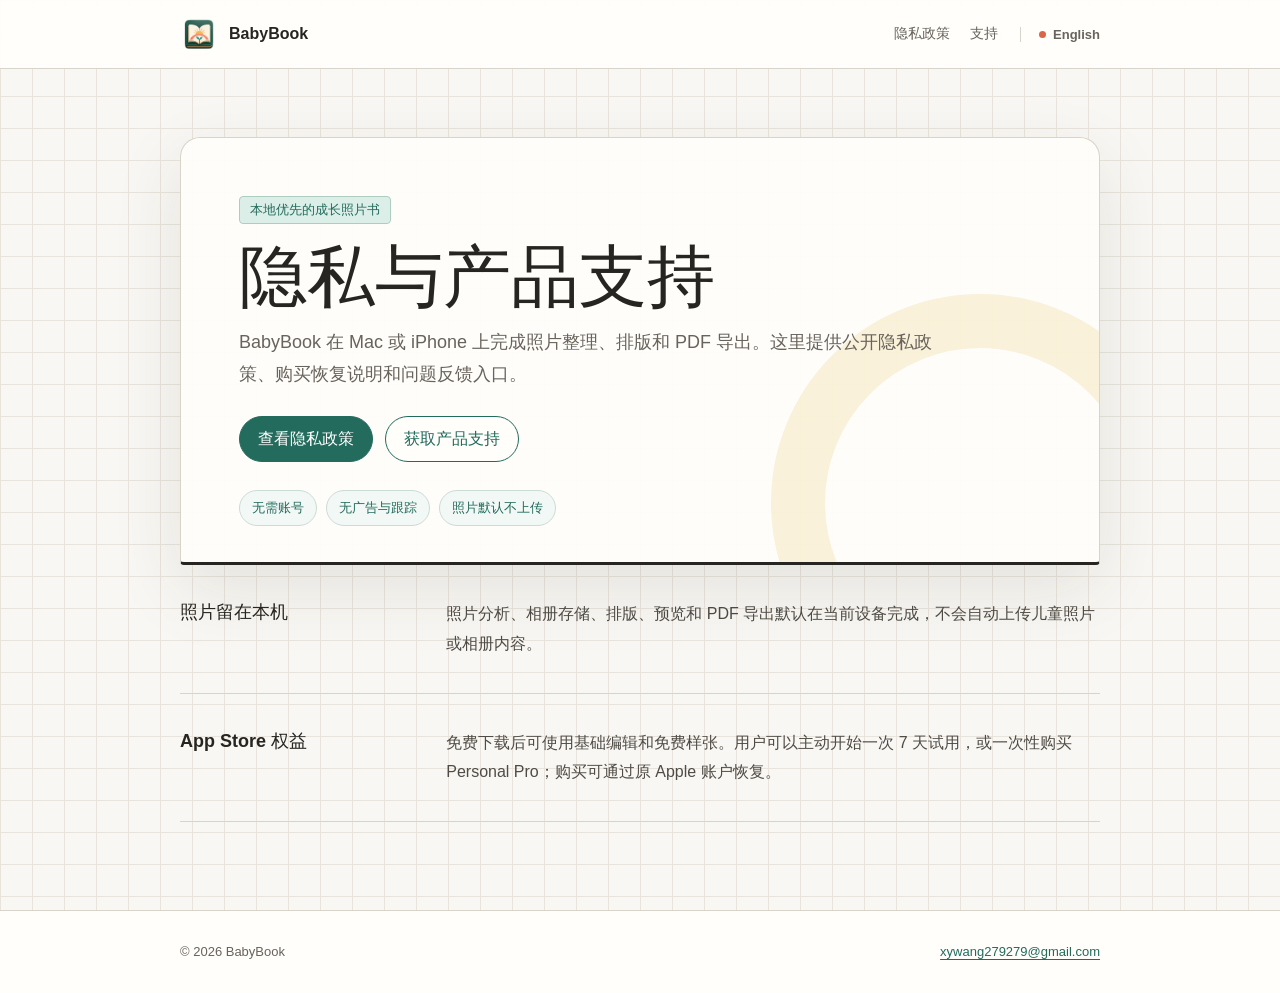
<file: index.html>
<!doctype html>
<html lang="zh-CN">
  <head>
    <meta charset="UTF-8" />
    <meta name="viewport" content="width=device-width, initial-scale=1.0" />
    <meta name="description" content="BabyBook 官方隐私政策与产品支持。" />
    <title>BabyBook | 隐私与支持</title>
    <link rel="icon" href="./babybook-icon-192.png" />
    <link rel="stylesheet" href="./legal.css" />
  </head>
  <body>
    <header class="site-header">
      <div class="site-header-inner">
        <a class="brand" href="./index.html" aria-current="page">
          <img src="./babybook-icon-192.png" alt="" />
          <span>BabyBook</span>
        </a>
        <div class="header-actions">
          <nav class="site-nav" aria-label="法律与支持">
            <a href="./privacy.html">隐私政策</a>
            <a href="./support.html">支持</a>
          </nav>
          <a class="language-switch" href="./index-en.html" lang="en">English</a>
        </div>
      </div>
    </header>

    <main class="page">
      <header class="document-header">
        <span class="eyebrow">本地优先的成长照片书</span>
        <h1>隐私与产品支持</h1>
        <p class="lead">BabyBook 在 Mac 或 iPhone 上完成照片整理、排版和 PDF 导出。这里提供公开隐私政策、购买恢复说明和问题反馈入口。</p>
        <div class="support-actions">
          <a class="button-link" href="./privacy.html">查看隐私政策</a>
          <a class="button-link secondary" href="./support.html">获取产品支持</a>
        </div>
        <ul class="trust-strip" aria-label="产品特性">
          <li>无需账号</li>
          <li>无广告与跟踪</li>
          <li>照片默认不上传</li>
        </ul>
      </header>

      <section class="document-section">
        <h2>照片留在本机</h2>
        <div class="document-copy">
          <p>照片分析、相册存储、排版、预览和 PDF 导出默认在当前设备完成，不会自动上传儿童照片或相册内容。</p>
        </div>
      </section>

      <section class="document-section">
        <h2>App Store 权益</h2>
        <div class="document-copy">
          <p>免费下载后可使用基础编辑和免费样张。用户可以主动开始一次 7 天试用，或一次性购买 Personal Pro；购买可通过原 Apple 账户恢复。</p>
        </div>
      </section>
    </main>

    <footer class="site-footer">
      <div class="site-footer-inner">
        <span>© 2026 BabyBook</span>
        <a href="mailto:xywang279279@gmail.com">xywang279279@gmail.com</a>
      </div>
    </footer>
  </body>
</html>
</file>
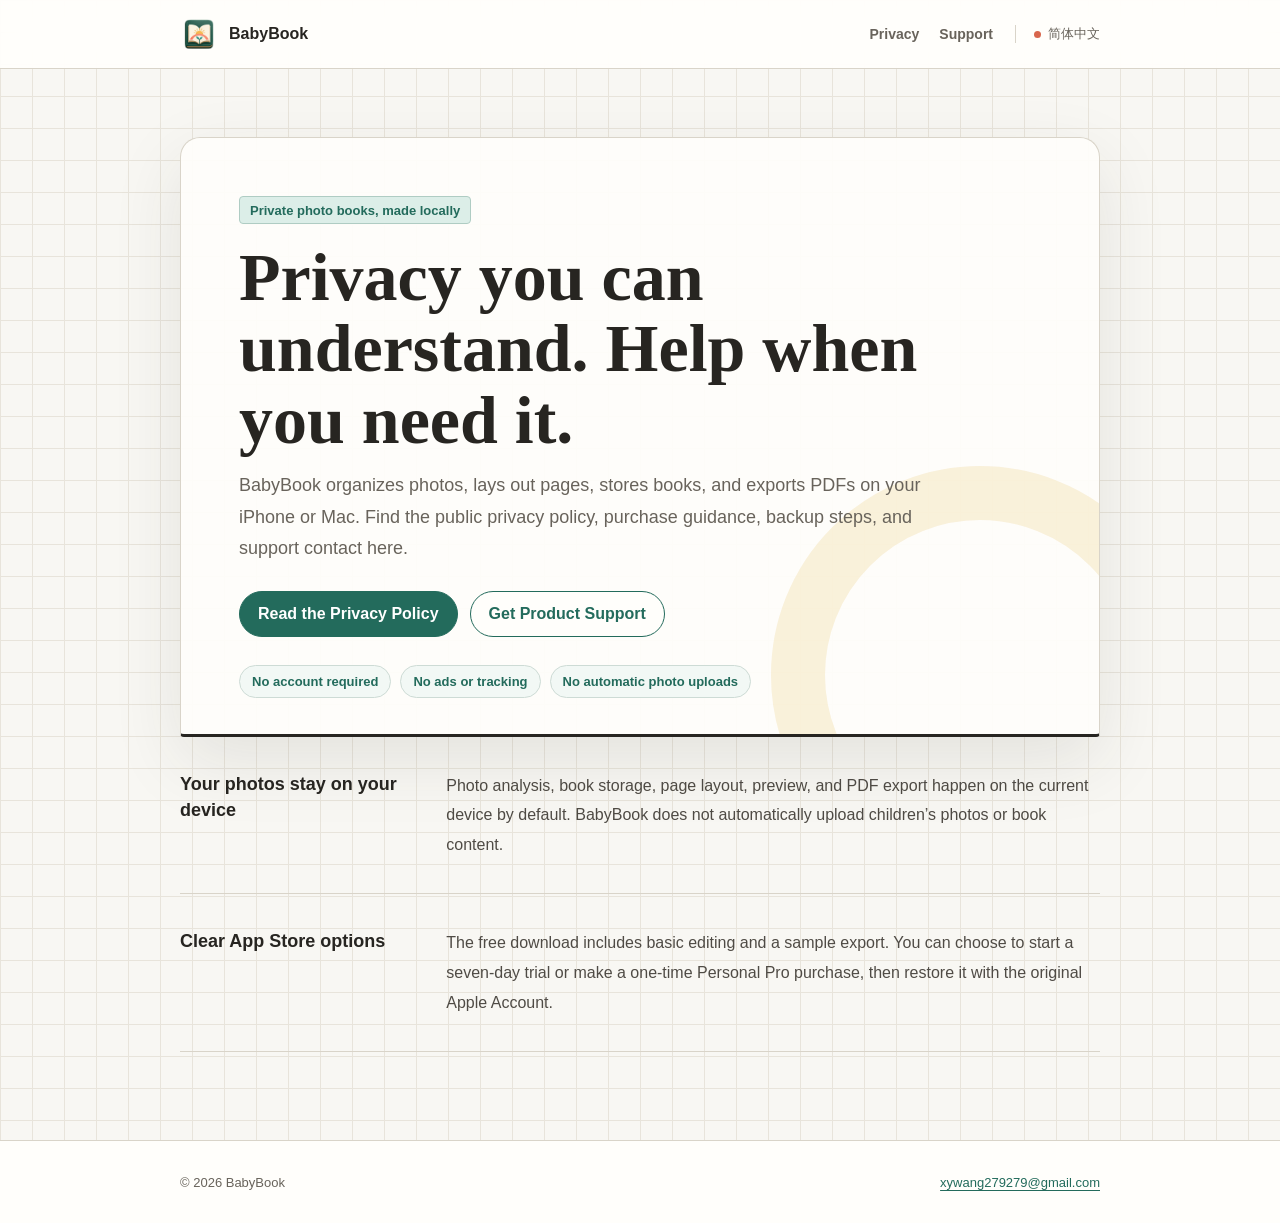
<file: index-en.html>
<!doctype html>
<html lang="en">
  <head>
    <meta charset="UTF-8" />
    <meta name="viewport" content="width=device-width, initial-scale=1.0" />
    <meta name="description" content="Official privacy information and product support for BabyBook, a private photo-book maker for iPhone and Mac." />
    <title>BabyBook | Privacy &amp; Support</title>
    <link rel="icon" href="./babybook-icon-192.png" />
    <link rel="stylesheet" href="./legal.css" />
  </head>
  <body>
    <header class="site-header">
      <div class="site-header-inner">
        <a class="brand" href="./index-en.html" aria-current="page">
          <img src="./babybook-icon-192.png" alt="" />
          <span>BabyBook</span>
        </a>
        <div class="header-actions">
          <nav class="site-nav" aria-label="Legal and support">
            <a href="./privacy-en.html">Privacy</a>
            <a href="./support-en.html">Support</a>
          </nav>
          <a class="language-switch" href="./index.html" lang="zh-CN">简体中文</a>
        </div>
      </div>
    </header>

    <main class="page">
      <header class="document-header">
        <span class="eyebrow">Private photo books, made locally</span>
        <h1>Privacy you can understand. Help when you need it.</h1>
        <p class="lead">BabyBook organizes photos, lays out pages, stores books, and exports PDFs on your iPhone or Mac. Find the public privacy policy, purchase guidance, backup steps, and support contact here.</p>
        <div class="support-actions">
          <a class="button-link" href="./privacy-en.html">Read the Privacy Policy</a>
          <a class="button-link secondary" href="./support-en.html">Get Product Support</a>
        </div>
        <ul class="trust-strip" aria-label="Product principles">
          <li>No account required</li>
          <li>No ads or tracking</li>
          <li>No automatic photo uploads</li>
        </ul>
      </header>

      <section class="document-section">
        <h2>Your photos stay on your device</h2>
        <div class="document-copy">
          <p>Photo analysis, book storage, page layout, preview, and PDF export happen on the current device by default. BabyBook does not automatically upload children’s photos or book content.</p>
        </div>
      </section>

      <section class="document-section">
        <h2>Clear App Store options</h2>
        <div class="document-copy">
          <p>The free download includes basic editing and a sample export. You can choose to start a seven-day trial or make a one-time Personal Pro purchase, then restore it with the original Apple Account.</p>
        </div>
      </section>
    </main>

    <footer class="site-footer">
      <div class="site-footer-inner">
        <span>© 2026 BabyBook</span>
        <a href="mailto:xywang279279@gmail.com">xywang279279@gmail.com</a>
      </div>
    </footer>
  </body>
</html>
</file>
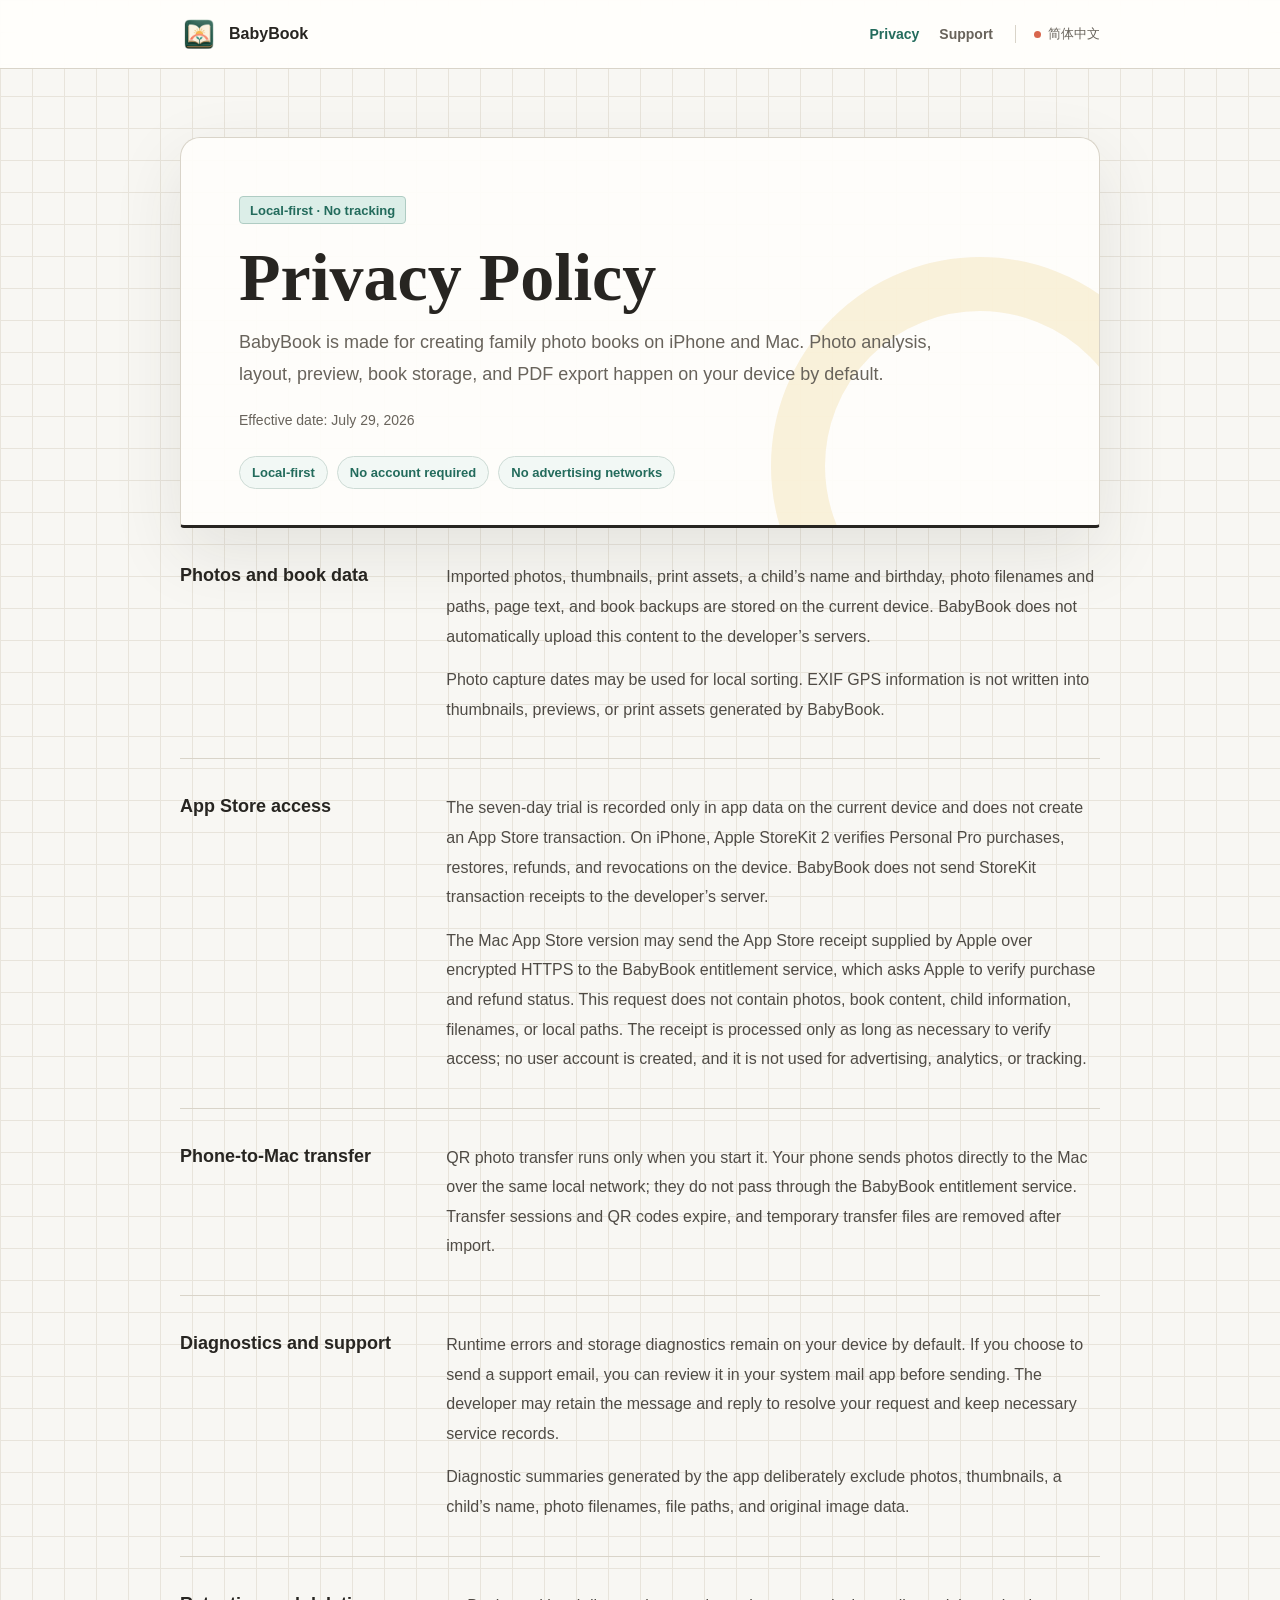
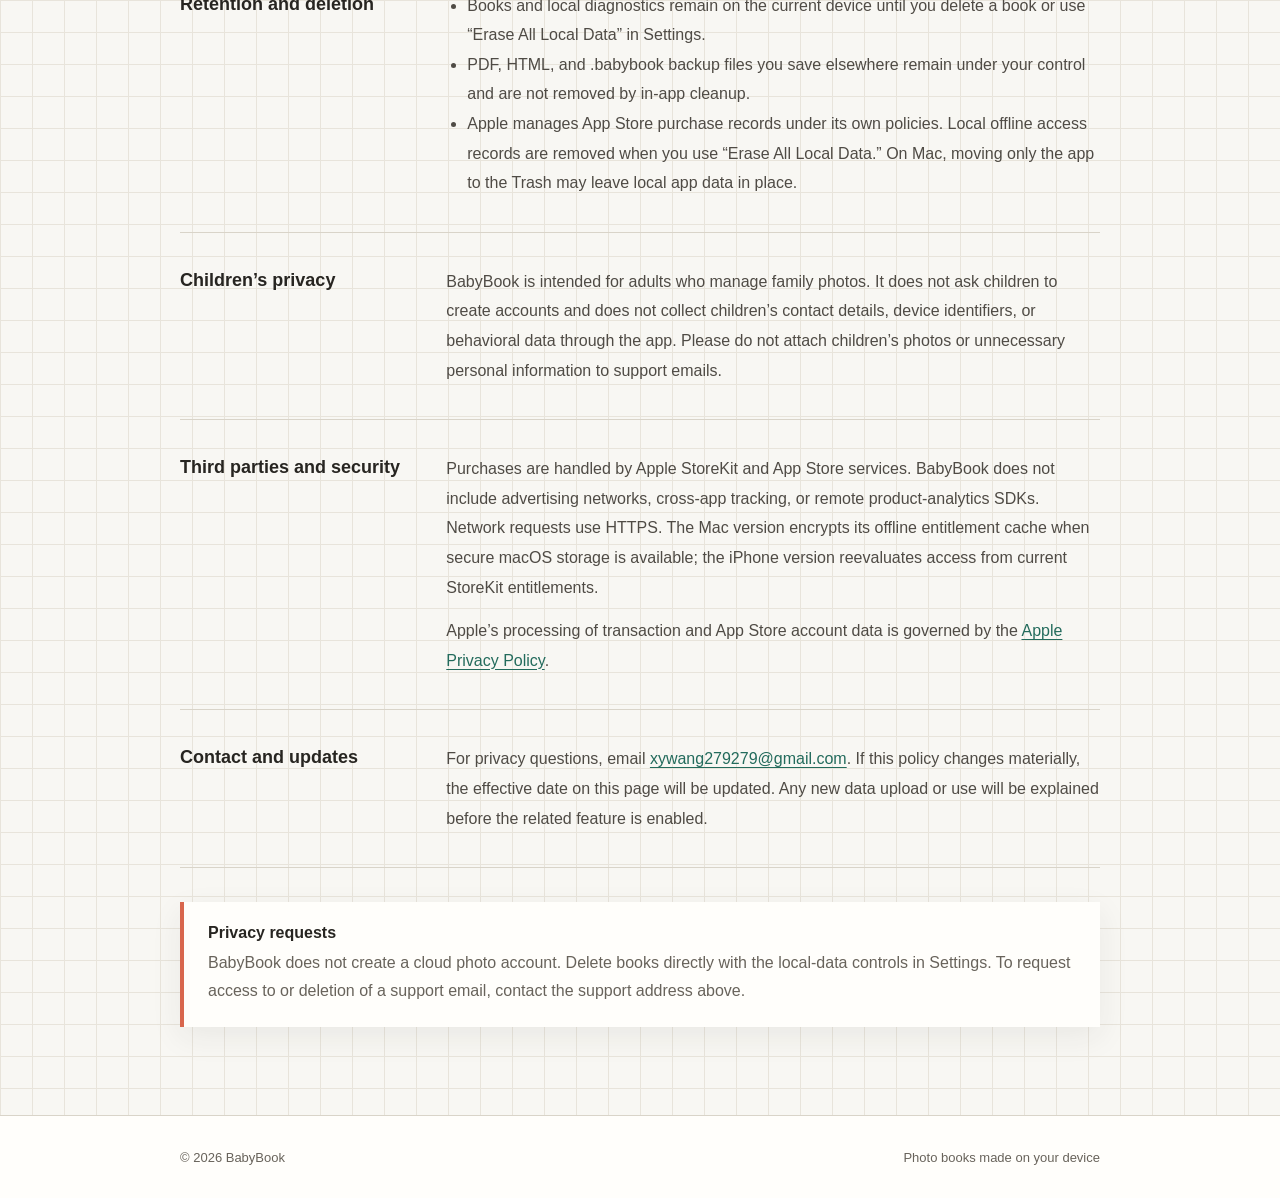
<file: privacy-en.html>
<!doctype html>
<html lang="en">
  <head>
    <meta charset="UTF-8" />
    <meta name="viewport" content="width=device-width, initial-scale=1.0" />
    <meta name="description" content="BabyBook Privacy Policy covering family photos, local books, App Store purchases, diagnostics, and support." />
    <title>Privacy Policy | BabyBook</title>
    <link rel="icon" href="./babybook-icon-192.png" />
    <link rel="stylesheet" href="./legal.css" />
  </head>
  <body>
    <header class="site-header">
      <div class="site-header-inner">
        <a class="brand" href="./index-en.html">
          <img src="./babybook-icon-192.png" alt="" />
          <span>BabyBook</span>
        </a>
        <div class="header-actions">
          <nav class="site-nav" aria-label="Legal and support">
            <a href="./privacy-en.html" aria-current="page">Privacy</a>
            <a href="./support-en.html">Support</a>
          </nav>
          <a class="language-switch" href="./privacy.html" lang="zh-CN">简体中文</a>
        </div>
      </div>
    </header>

    <main class="page">
      <header class="document-header">
        <span class="eyebrow">Local-first · No tracking</span>
        <h1>Privacy Policy</h1>
        <p class="lead">BabyBook is made for creating family photo books on iPhone and Mac. Photo analysis, layout, preview, book storage, and PDF export happen on your device by default.</p>
        <p class="effective-date">Effective date: July 29, 2026</p>
        <ul class="trust-strip" aria-label="Privacy principles">
          <li>Local-first</li>
          <li>No account required</li>
          <li>No advertising networks</li>
        </ul>
      </header>

      <section class="document-section">
        <h2>Photos and book data</h2>
        <div class="document-copy">
          <p>Imported photos, thumbnails, print assets, a child’s name and birthday, photo filenames and paths, page text, and book backups are stored on the current device. BabyBook does not automatically upload this content to the developer’s servers.</p>
          <p>Photo capture dates may be used for local sorting. EXIF GPS information is not written into thumbnails, previews, or print assets generated by BabyBook.</p>
        </div>
      </section>

      <section class="document-section">
        <h2>App Store access</h2>
        <div class="document-copy">
          <p>The seven-day trial is recorded only in app data on the current device and does not create an App Store transaction. On iPhone, Apple StoreKit 2 verifies Personal Pro purchases, restores, refunds, and revocations on the device. BabyBook does not send StoreKit transaction receipts to the developer’s server.</p>
          <p>The Mac App Store version may send the App Store receipt supplied by Apple over encrypted HTTPS to the BabyBook entitlement service, which asks Apple to verify purchase and refund status. This request does not contain photos, book content, child information, filenames, or local paths. The receipt is processed only as long as necessary to verify access; no user account is created, and it is not used for advertising, analytics, or tracking.</p>
        </div>
      </section>

      <section class="document-section">
        <h2>Phone-to-Mac transfer</h2>
        <div class="document-copy">
          <p>QR photo transfer runs only when you start it. Your phone sends photos directly to the Mac over the same local network; they do not pass through the BabyBook entitlement service. Transfer sessions and QR codes expire, and temporary transfer files are removed after import.</p>
        </div>
      </section>

      <section class="document-section">
        <h2>Diagnostics and support</h2>
        <div class="document-copy">
          <p>Runtime errors and storage diagnostics remain on your device by default. If you choose to send a support email, you can review it in your system mail app before sending. The developer may retain the message and reply to resolve your request and keep necessary service records.</p>
          <p>Diagnostic summaries generated by the app deliberately exclude photos, thumbnails, a child’s name, photo filenames, file paths, and original image data.</p>
        </div>
      </section>

      <section class="document-section">
        <h2>Retention and deletion</h2>
        <div class="document-copy">
          <ul>
            <li>Books and local diagnostics remain on the current device until you delete a book or use “Erase All Local Data” in Settings.</li>
            <li>PDF, HTML, and .babybook backup files you save elsewhere remain under your control and are not removed by in-app cleanup.</li>
            <li>Apple manages App Store purchase records under its own policies. Local offline access records are removed when you use “Erase All Local Data.” On Mac, moving only the app to the Trash may leave local app data in place.</li>
          </ul>
        </div>
      </section>

      <section class="document-section">
        <h2>Children’s privacy</h2>
        <div class="document-copy">
          <p>BabyBook is intended for adults who manage family photos. It does not ask children to create accounts and does not collect children’s contact details, device identifiers, or behavioral data through the app. Please do not attach children’s photos or unnecessary personal information to support emails.</p>
        </div>
      </section>

      <section class="document-section">
        <h2>Third parties and security</h2>
        <div class="document-copy">
          <p>Purchases are handled by Apple StoreKit and App Store services. BabyBook does not include advertising networks, cross-app tracking, or remote product-analytics SDKs. Network requests use HTTPS. The Mac version encrypts its offline entitlement cache when secure macOS storage is available; the iPhone version reevaluates access from current StoreKit entitlements.</p>
          <p>Apple’s processing of transaction and App Store account data is governed by the <a href="https://www.apple.com/legal/privacy/" rel="noreferrer">Apple Privacy Policy</a>.</p>
        </div>
      </section>

      <section class="document-section">
        <h2>Contact and updates</h2>
        <div class="document-copy">
          <p>For privacy questions, email <a href="mailto:xywang279279@gmail.com">xywang279279@gmail.com</a>. If this policy changes materially, the effective date on this page will be updated. Any new data upload or use will be explained before the related feature is enabled.</p>
        </div>
      </section>

      <aside class="notice">
        <strong>Privacy requests</strong>
        <p>BabyBook does not create a cloud photo account. Delete books directly with the local-data controls in Settings. To request access to or deletion of a support email, contact the support address above.</p>
      </aside>
    </main>

    <footer class="site-footer">
      <div class="site-footer-inner">
        <span>© 2026 BabyBook</span>
        <span>Photo books made on your device</span>
      </div>
    </footer>
  </body>
</html>
</file>
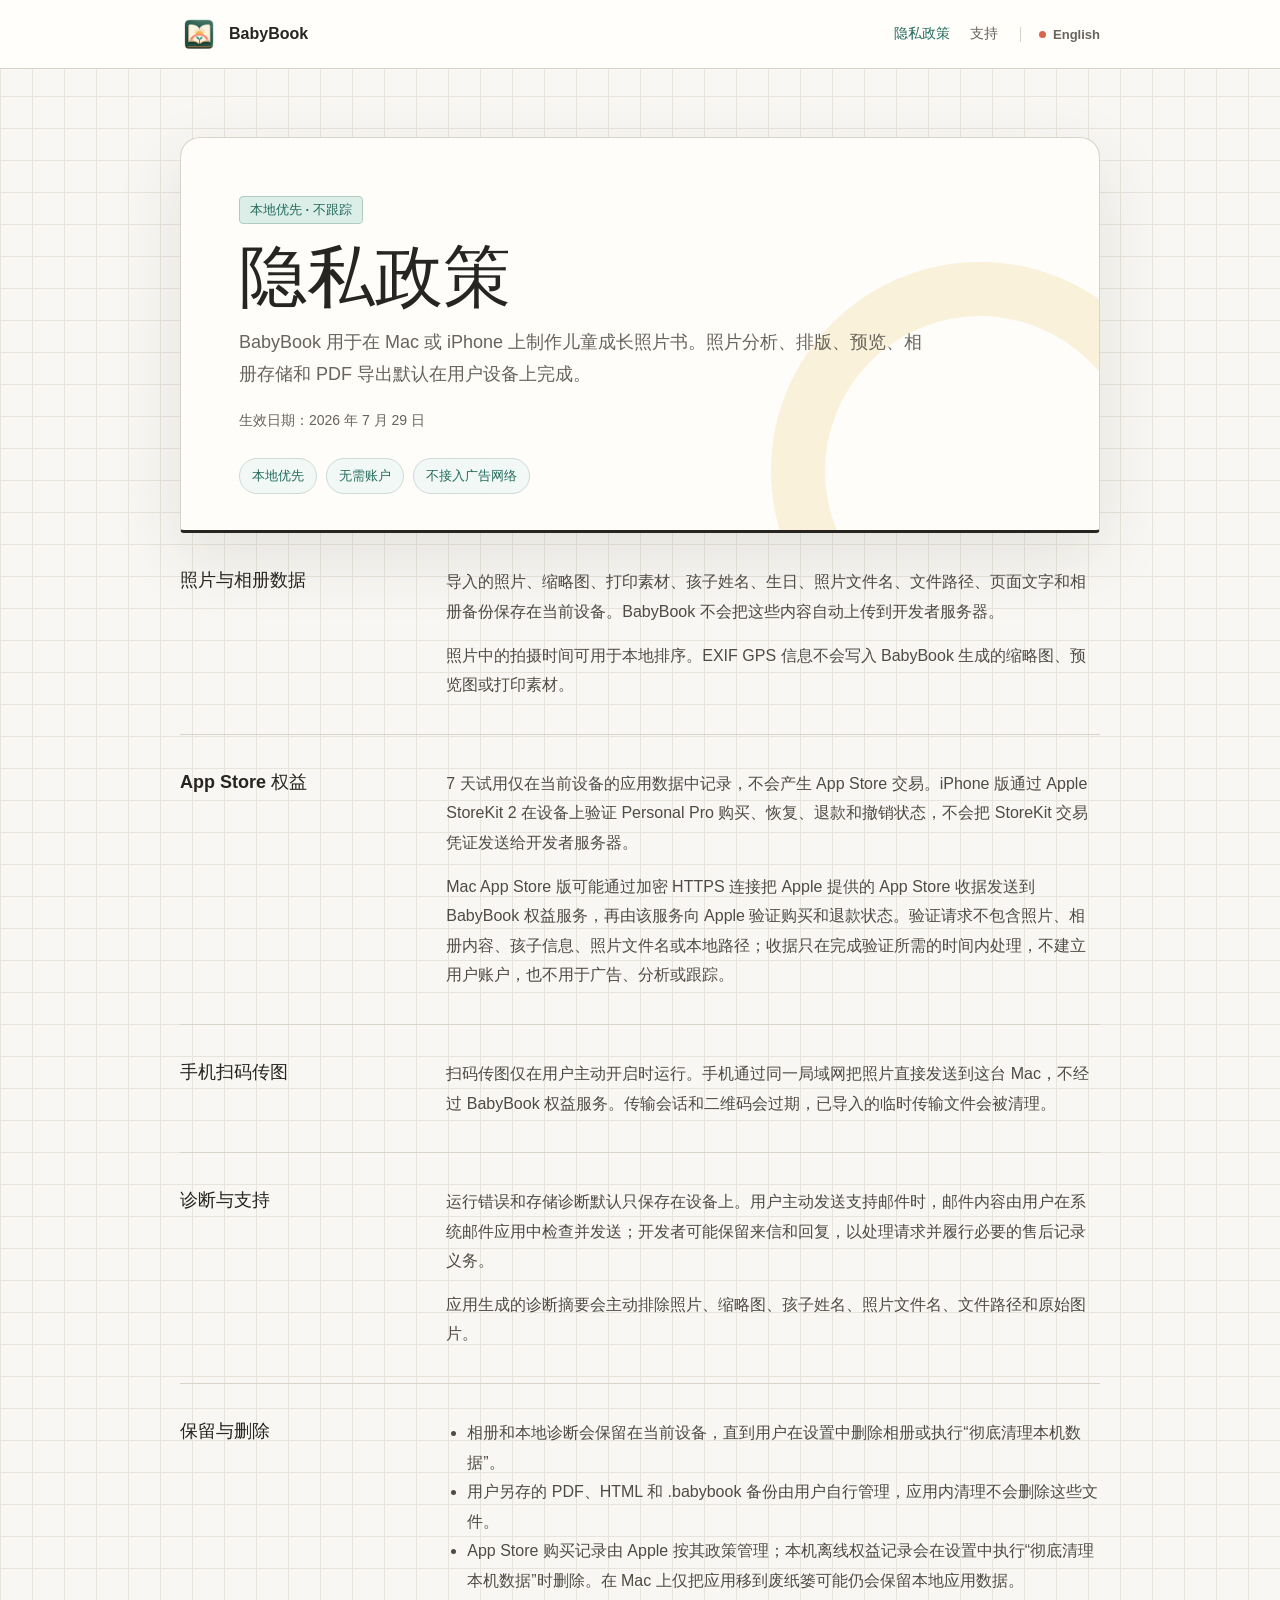
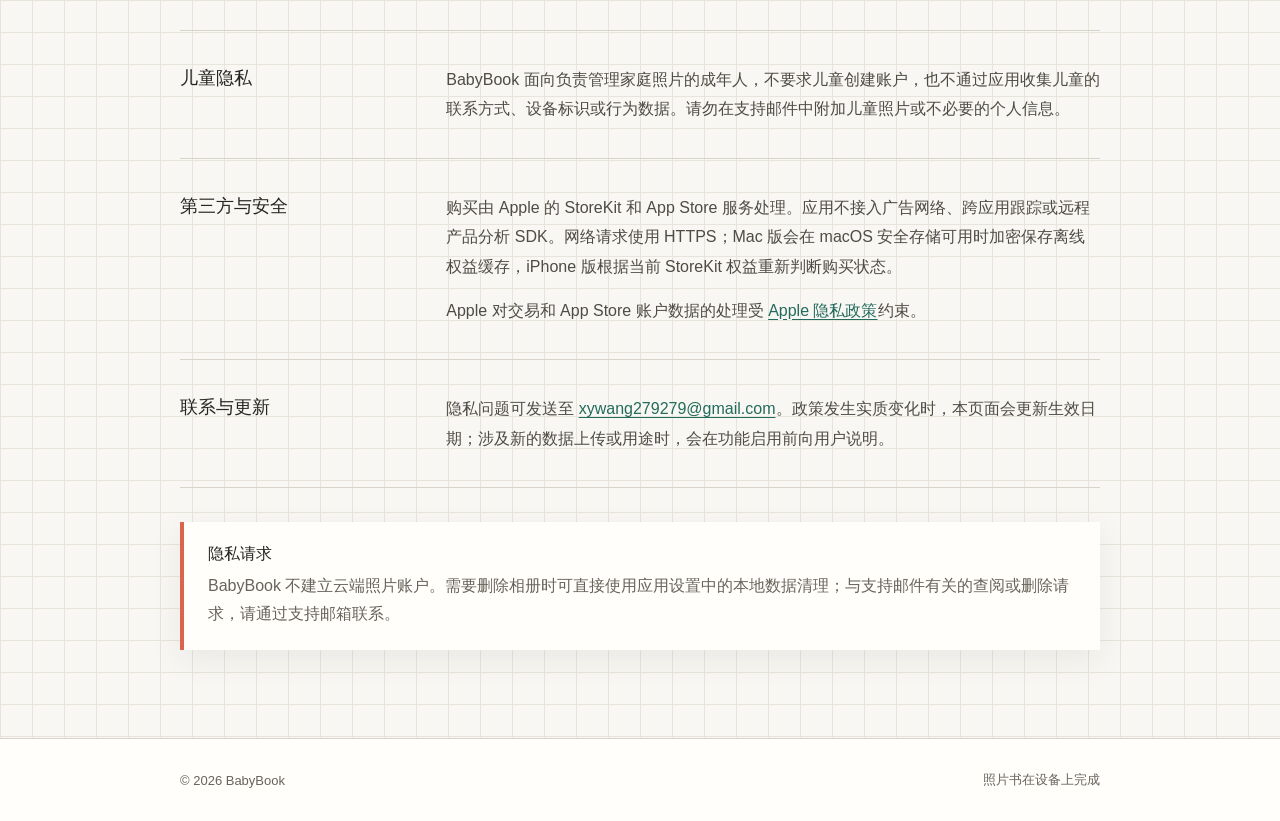
<file: privacy.html>
<!doctype html>
<html lang="zh-CN">
  <head>
    <meta charset="UTF-8" />
    <meta name="viewport" content="width=device-width, initial-scale=1.0" />
    <meta name="description" content="BabyBook 隐私政策，说明儿童照片、本地相册、App Store 收据和支持信息的处理方式。" />
    <title>隐私政策 | BabyBook</title>
    <link rel="icon" href="./babybook-icon-192.png" />
    <link rel="stylesheet" href="./legal.css" />
  </head>
  <body>
    <header class="site-header">
      <div class="site-header-inner">
        <a class="brand" href="./index.html">
          <img src="./babybook-icon-192.png" alt="" />
          <span>BabyBook</span>
        </a>
        <div class="header-actions">
          <nav class="site-nav" aria-label="法律与支持">
            <a href="./privacy.html" aria-current="page">隐私政策</a>
            <a href="./support.html">支持</a>
          </nav>
          <a class="language-switch" href="./privacy-en.html" lang="en">English</a>
        </div>
      </div>
    </header>

    <main class="page">
      <header class="document-header">
        <span class="eyebrow">本地优先 · 不跟踪</span>
        <h1>隐私政策</h1>
        <p class="lead">BabyBook 用于在 Mac 或 iPhone 上制作儿童成长照片书。照片分析、排版、预览、相册存储和 PDF 导出默认在用户设备上完成。</p>
        <p class="effective-date">生效日期：2026 年 7 月 29 日</p>
        <ul class="trust-strip" aria-label="隐私原则">
          <li>本地优先</li>
          <li>无需账户</li>
          <li>不接入广告网络</li>
        </ul>
      </header>

      <section class="document-section">
        <h2>照片与相册数据</h2>
        <div class="document-copy">
          <p>导入的照片、缩略图、打印素材、孩子姓名、生日、照片文件名、文件路径、页面文字和相册备份保存在当前设备。BabyBook 不会把这些内容自动上传到开发者服务器。</p>
          <p>照片中的拍摄时间可用于本地排序。EXIF GPS 信息不会写入 BabyBook 生成的缩略图、预览图或打印素材。</p>
        </div>
      </section>

      <section class="document-section">
        <h2>App Store 权益</h2>
        <div class="document-copy">
          <p>7 天试用仅在当前设备的应用数据中记录，不会产生 App Store 交易。iPhone 版通过 Apple StoreKit 2 在设备上验证 Personal Pro 购买、恢复、退款和撤销状态，不会把 StoreKit 交易凭证发送给开发者服务器。</p>
          <p>Mac App Store 版可能通过加密 HTTPS 连接把 Apple 提供的 App Store 收据发送到 BabyBook 权益服务，再由该服务向 Apple 验证购买和退款状态。验证请求不包含照片、相册内容、孩子信息、照片文件名或本地路径；收据只在完成验证所需的时间内处理，不建立用户账户，也不用于广告、分析或跟踪。</p>
        </div>
      </section>

      <section class="document-section">
        <h2>手机扫码传图</h2>
        <div class="document-copy">
          <p>扫码传图仅在用户主动开启时运行。手机通过同一局域网把照片直接发送到这台 Mac，不经过 BabyBook 权益服务。传输会话和二维码会过期，已导入的临时传输文件会被清理。</p>
        </div>
      </section>

      <section class="document-section">
        <h2>诊断与支持</h2>
        <div class="document-copy">
          <p>运行错误和存储诊断默认只保存在设备上。用户主动发送支持邮件时，邮件内容由用户在系统邮件应用中检查并发送；开发者可能保留来信和回复，以处理请求并履行必要的售后记录义务。</p>
          <p>应用生成的诊断摘要会主动排除照片、缩略图、孩子姓名、照片文件名、文件路径和原始图片。</p>
        </div>
      </section>

      <section class="document-section">
        <h2>保留与删除</h2>
        <div class="document-copy">
          <ul>
            <li>相册和本地诊断会保留在当前设备，直到用户在设置中删除相册或执行“彻底清理本机数据”。</li>
            <li>用户另存的 PDF、HTML 和 .babybook 备份由用户自行管理，应用内清理不会删除这些文件。</li>
            <li>App Store 购买记录由 Apple 按其政策管理；本机离线权益记录会在设置中执行“彻底清理本机数据”时删除。在 Mac 上仅把应用移到废纸篓可能仍会保留本地应用数据。</li>
          </ul>
        </div>
      </section>

      <section class="document-section">
        <h2>儿童隐私</h2>
        <div class="document-copy">
          <p>BabyBook 面向负责管理家庭照片的成年人，不要求儿童创建账户，也不通过应用收集儿童的联系方式、设备标识或行为数据。请勿在支持邮件中附加儿童照片或不必要的个人信息。</p>
        </div>
      </section>

      <section class="document-section">
        <h2>第三方与安全</h2>
        <div class="document-copy">
          <p>购买由 Apple 的 StoreKit 和 App Store 服务处理。应用不接入广告网络、跨应用跟踪或远程产品分析 SDK。网络请求使用 HTTPS；Mac 版会在 macOS 安全存储可用时加密保存离线权益缓存，iPhone 版根据当前 StoreKit 权益重新判断购买状态。</p>
          <p>Apple 对交易和 App Store 账户数据的处理受 <a href="https://www.apple.com/legal/privacy/" rel="noreferrer">Apple 隐私政策</a>约束。</p>
        </div>
      </section>

      <section class="document-section">
        <h2>联系与更新</h2>
        <div class="document-copy">
          <p>隐私问题可发送至 <a href="mailto:xywang279279@gmail.com">xywang279279@gmail.com</a>。政策发生实质变化时，本页面会更新生效日期；涉及新的数据上传或用途时，会在功能启用前向用户说明。</p>
        </div>
      </section>

      <aside class="notice">
        <strong>隐私请求</strong>
        <p>BabyBook 不建立云端照片账户。需要删除相册时可直接使用应用设置中的本地数据清理；与支持邮件有关的查阅或删除请求，请通过支持邮箱联系。</p>
      </aside>
    </main>

    <footer class="site-footer">
      <div class="site-footer-inner">
        <span>© 2026 BabyBook</span>
        <span>照片书在设备上完成</span>
      </div>
    </footer>
  </body>
</html>
</file>
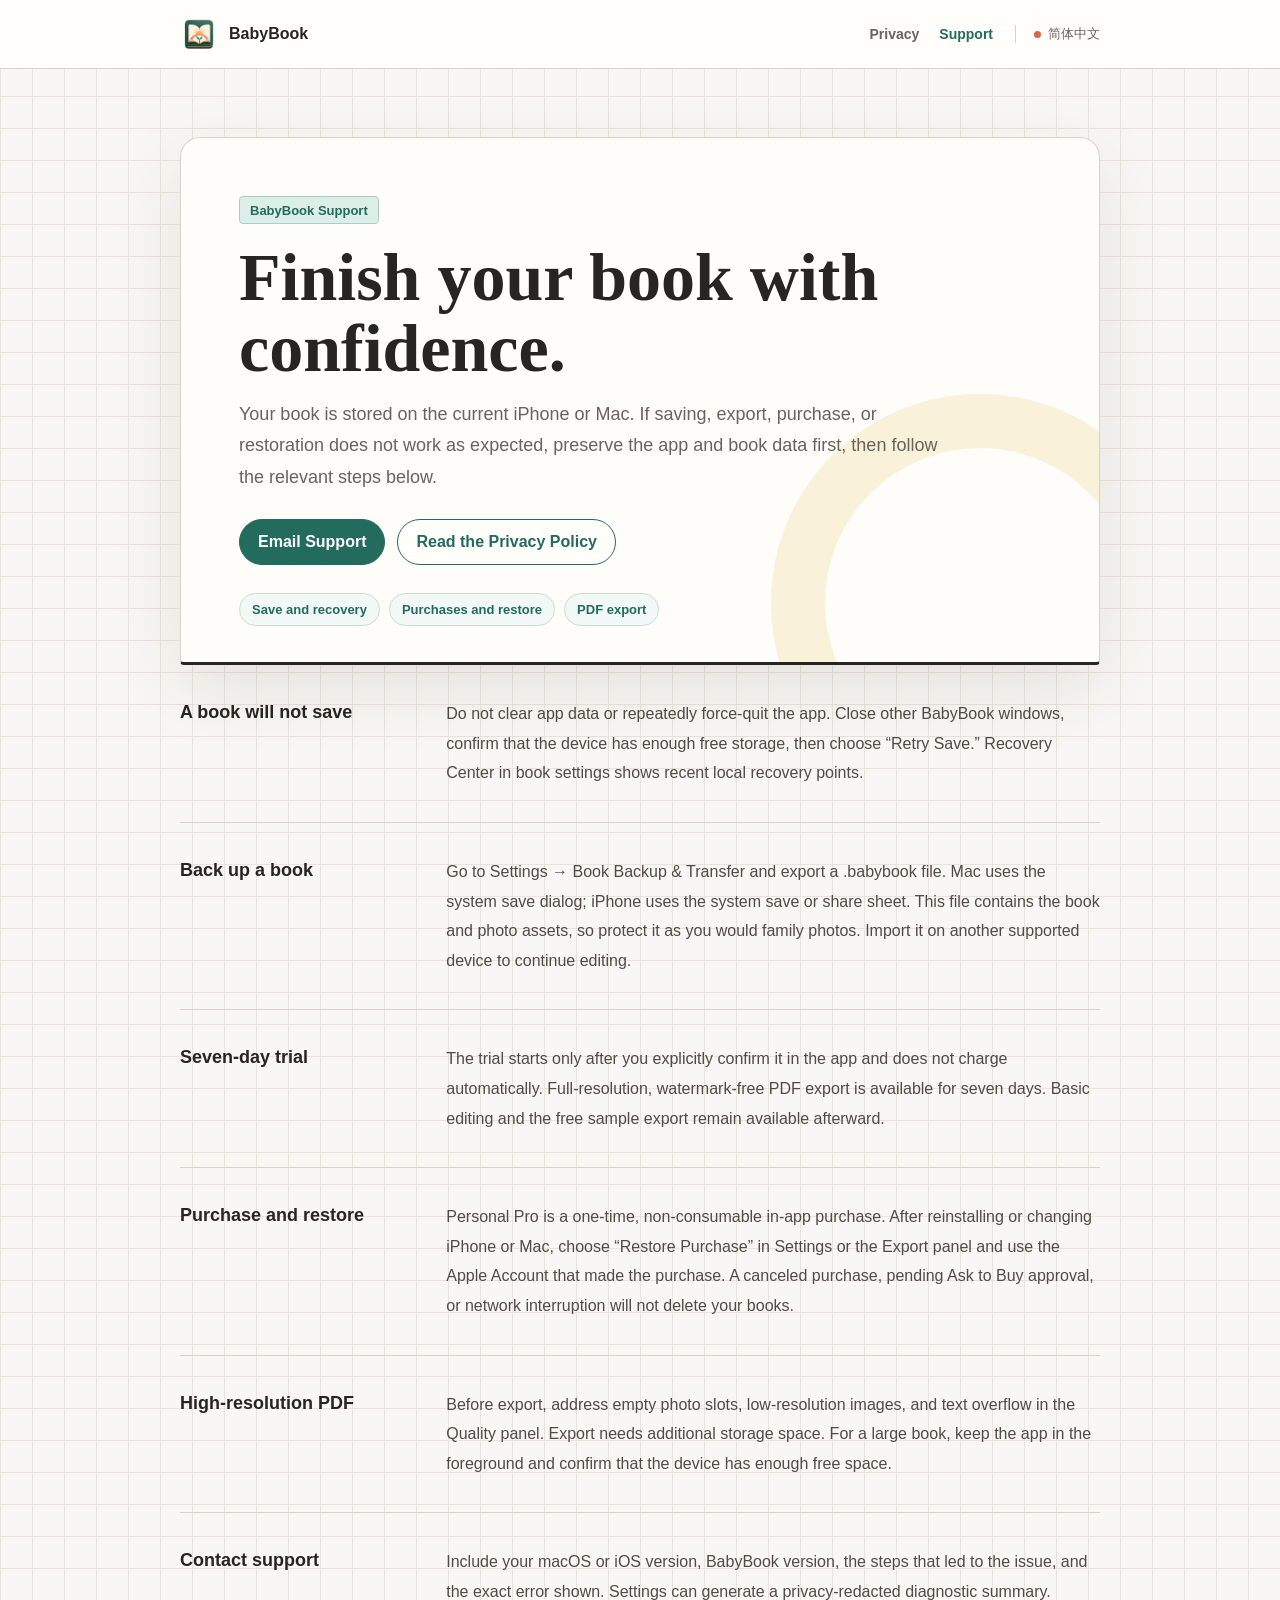
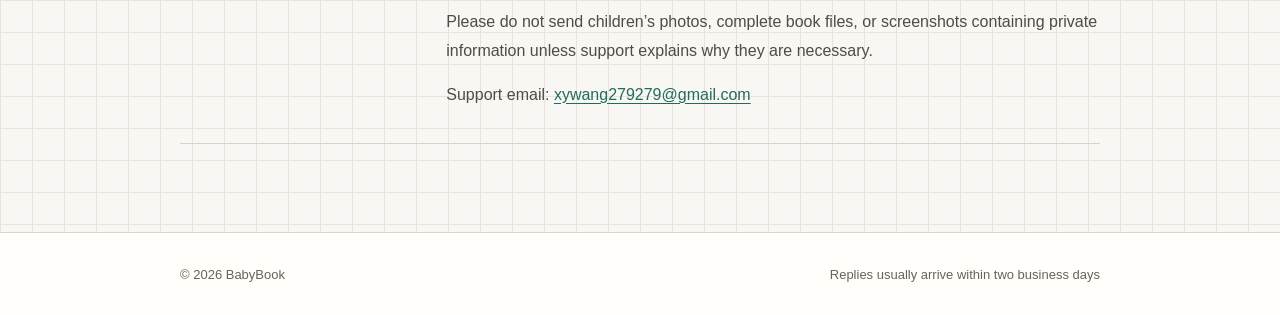
<file: support-en.html>
<!doctype html>
<html lang="en">
  <head>
    <meta charset="UTF-8" />
    <meta name="viewport" content="width=device-width, initial-scale=1.0" />
    <meta name="description" content="BabyBook support for saving, backups, purchase restoration, printable PDFs, and private diagnostics." />
    <title>Product Support | BabyBook</title>
    <link rel="icon" href="./babybook-icon-192.png" />
    <link rel="stylesheet" href="./legal.css" />
  </head>
  <body>
    <header class="site-header">
      <div class="site-header-inner">
        <a class="brand" href="./index-en.html">
          <img src="./babybook-icon-192.png" alt="" />
          <span>BabyBook</span>
        </a>
        <div class="header-actions">
          <nav class="site-nav" aria-label="Legal and support">
            <a href="./privacy-en.html">Privacy</a>
            <a href="./support-en.html" aria-current="page">Support</a>
          </nav>
          <a class="language-switch" href="./support.html" lang="zh-CN">简体中文</a>
        </div>
      </div>
    </header>

    <main class="page">
      <header class="document-header">
        <span class="eyebrow">BabyBook Support</span>
        <h1>Finish your book with confidence.</h1>
        <p class="lead">Your book is stored on the current iPhone or Mac. If saving, export, purchase, or restoration does not work as expected, preserve the app and book data first, then follow the relevant steps below.</p>
        <div class="support-actions">
          <a class="button-link" href="mailto:xywang279279@gmail.com?subject=BabyBook%20Support">Email Support</a>
          <a class="button-link secondary" href="./privacy-en.html">Read the Privacy Policy</a>
        </div>
        <ul class="trust-strip" aria-label="Support topics">
          <li>Save and recovery</li>
          <li>Purchases and restore</li>
          <li>PDF export</li>
        </ul>
      </header>

      <section class="document-section">
        <h2>A book will not save</h2>
        <div class="document-copy">
          <p>Do not clear app data or repeatedly force-quit the app. Close other BabyBook windows, confirm that the device has enough free storage, then choose “Retry Save.” Recovery Center in book settings shows recent local recovery points.</p>
        </div>
      </section>

      <section class="document-section">
        <h2>Back up a book</h2>
        <div class="document-copy">
          <p>Go to Settings → Book Backup &amp; Transfer and export a .babybook file. Mac uses the system save dialog; iPhone uses the system save or share sheet. This file contains the book and photo assets, so protect it as you would family photos. Import it on another supported device to continue editing.</p>
        </div>
      </section>

      <section class="document-section">
        <h2>Seven-day trial</h2>
        <div class="document-copy">
          <p>The trial starts only after you explicitly confirm it in the app and does not charge automatically. Full-resolution, watermark-free PDF export is available for seven days. Basic editing and the free sample export remain available afterward.</p>
        </div>
      </section>

      <section class="document-section">
        <h2>Purchase and restore</h2>
        <div class="document-copy">
          <p>Personal Pro is a one-time, non-consumable in-app purchase. After reinstalling or changing iPhone or Mac, choose “Restore Purchase” in Settings or the Export panel and use the Apple Account that made the purchase. A canceled purchase, pending Ask to Buy approval, or network interruption will not delete your books.</p>
        </div>
      </section>

      <section class="document-section">
        <h2>High-resolution PDF</h2>
        <div class="document-copy">
          <p>Before export, address empty photo slots, low-resolution images, and text overflow in the Quality panel. Export needs additional storage space. For a large book, keep the app in the foreground and confirm that the device has enough free space.</p>
        </div>
      </section>

      <section class="document-section">
        <h2>Contact support</h2>
        <div class="document-copy">
          <p>Include your macOS or iOS version, BabyBook version, the steps that led to the issue, and the exact error shown. Settings can generate a privacy-redacted diagnostic summary. Please do not send children’s photos, complete book files, or screenshots containing private information unless support explains why they are necessary.</p>
          <p>Support email: <a href="mailto:xywang279279@gmail.com">xywang279279@gmail.com</a></p>
        </div>
      </section>
    </main>

    <footer class="site-footer">
      <div class="site-footer-inner">
        <span>© 2026 BabyBook</span>
        <span>Replies usually arrive within two business days</span>
      </div>
    </footer>
  </body>
</html>
</file>
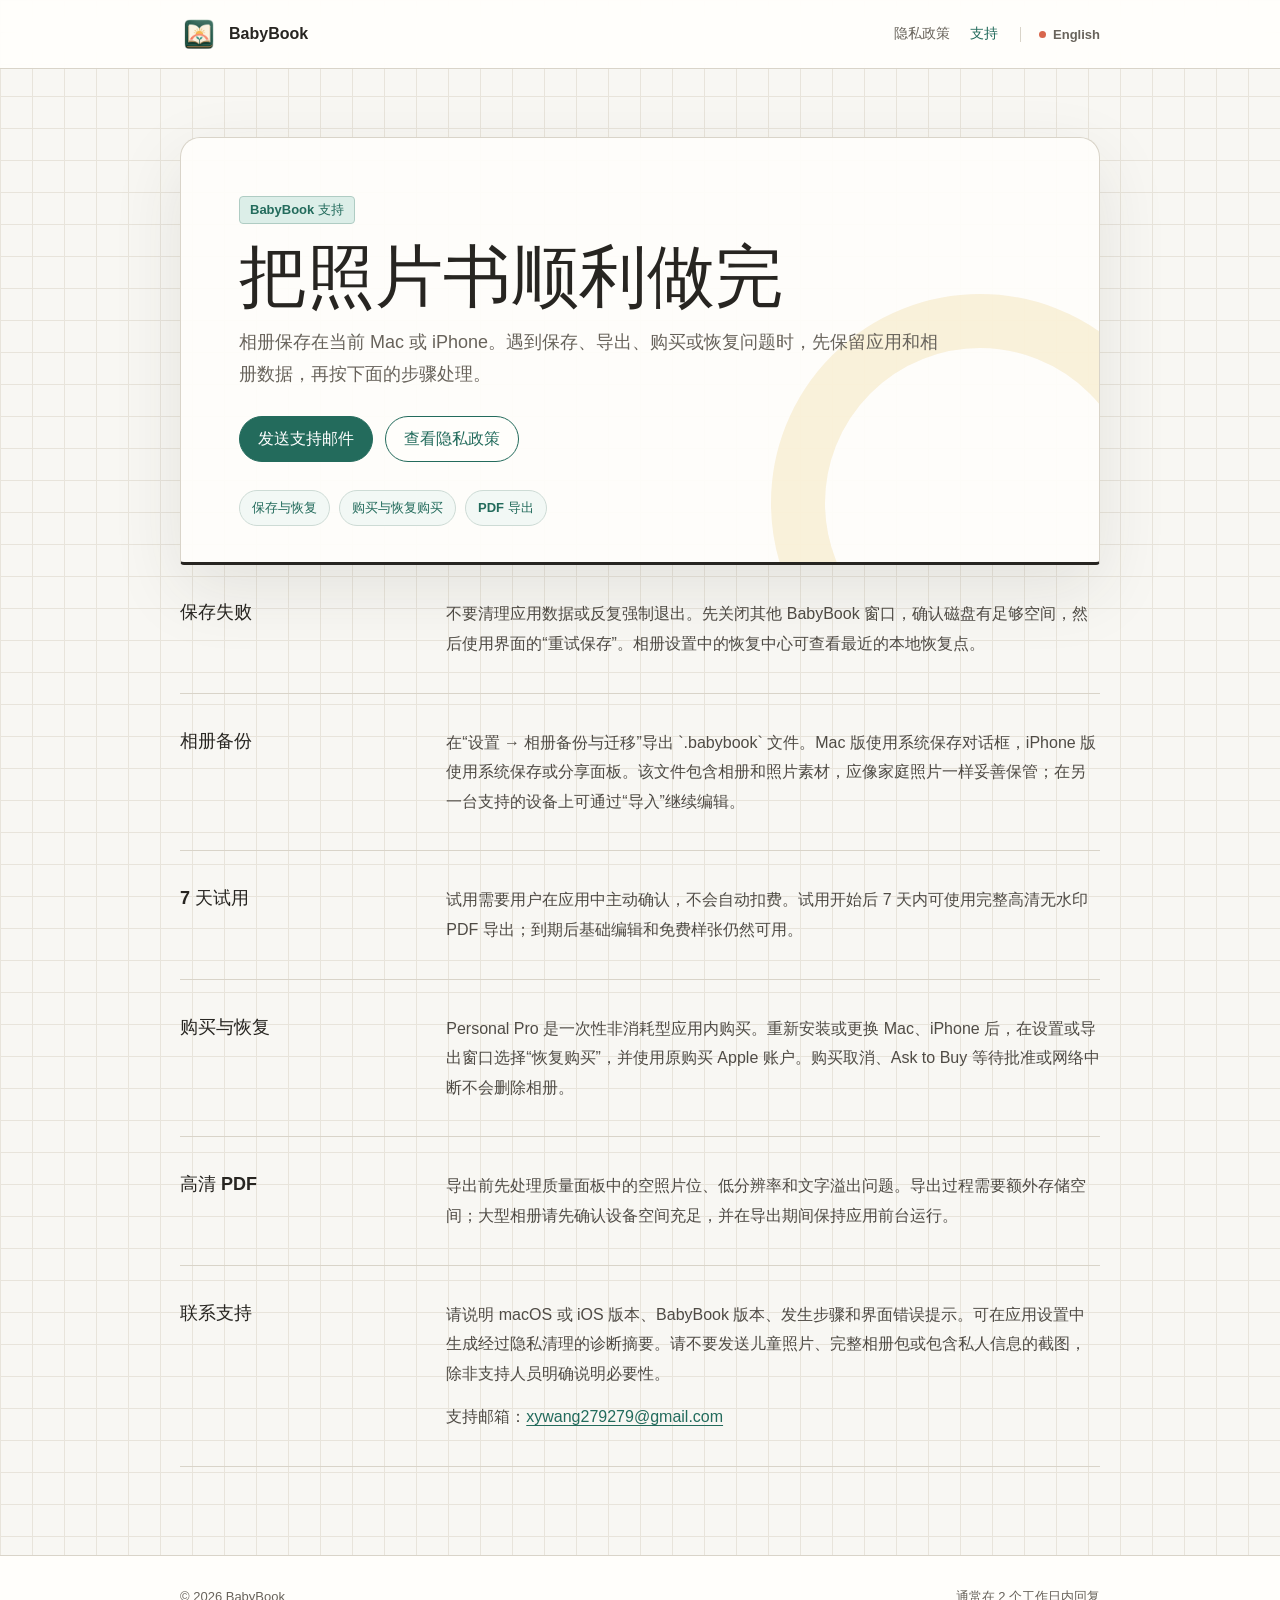
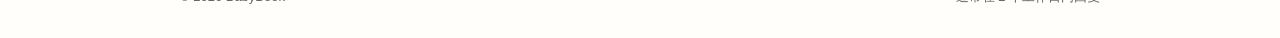
<file: support.html>
<!doctype html>
<html lang="zh-CN">
  <head>
    <meta charset="UTF-8" />
    <meta name="viewport" content="width=device-width, initial-scale=1.0" />
    <meta name="description" content="BabyBook 产品支持、购买恢复、相册备份和问题反馈入口。" />
    <title>产品支持 | BabyBook</title>
    <link rel="icon" href="./babybook-icon-192.png" />
    <link rel="stylesheet" href="./legal.css" />
  </head>
  <body>
    <header class="site-header">
      <div class="site-header-inner">
        <a class="brand" href="./index.html">
          <img src="./babybook-icon-192.png" alt="" />
          <span>BabyBook</span>
        </a>
        <div class="header-actions">
          <nav class="site-nav" aria-label="法律与支持">
            <a href="./privacy.html">隐私政策</a>
            <a href="./support.html" aria-current="page">支持</a>
          </nav>
          <a class="language-switch" href="./support-en.html" lang="en">English</a>
        </div>
      </div>
    </header>

    <main class="page">
      <header class="document-header">
        <span class="eyebrow">BabyBook 支持</span>
        <h1>把照片书顺利做完</h1>
        <p class="lead">相册保存在当前 Mac 或 iPhone。遇到保存、导出、购买或恢复问题时，先保留应用和相册数据，再按下面的步骤处理。</p>
        <div class="support-actions">
          <a class="button-link" href="mailto:xywang279279@gmail.com?subject=BabyBook%20支持">发送支持邮件</a>
          <a class="button-link secondary" href="./privacy.html">查看隐私政策</a>
        </div>
        <ul class="trust-strip" aria-label="支持范围">
          <li>保存与恢复</li>
          <li>购买与恢复购买</li>
          <li>PDF 导出</li>
        </ul>
      </header>

      <section class="document-section">
        <h2>保存失败</h2>
        <div class="document-copy">
          <p>不要清理应用数据或反复强制退出。先关闭其他 BabyBook 窗口，确认磁盘有足够空间，然后使用界面的“重试保存”。相册设置中的恢复中心可查看最近的本地恢复点。</p>
        </div>
      </section>

      <section class="document-section">
        <h2>相册备份</h2>
        <div class="document-copy">
          <p>在“设置 → 相册备份与迁移”导出 `.babybook` 文件。Mac 版使用系统保存对话框，iPhone 版使用系统保存或分享面板。该文件包含相册和照片素材，应像家庭照片一样妥善保管；在另一台支持的设备上可通过“导入”继续编辑。</p>
        </div>
      </section>

      <section class="document-section">
        <h2>7 天试用</h2>
        <div class="document-copy">
          <p>试用需要用户在应用中主动确认，不会自动扣费。试用开始后 7 天内可使用完整高清无水印 PDF 导出；到期后基础编辑和免费样张仍然可用。</p>
        </div>
      </section>

      <section class="document-section">
        <h2>购买与恢复</h2>
        <div class="document-copy">
          <p>Personal Pro 是一次性非消耗型应用内购买。重新安装或更换 Mac、iPhone 后，在设置或导出窗口选择“恢复购买”，并使用原购买 Apple 账户。购买取消、Ask to Buy 等待批准或网络中断不会删除相册。</p>
        </div>
      </section>

      <section class="document-section">
        <h2>高清 PDF</h2>
        <div class="document-copy">
          <p>导出前先处理质量面板中的空照片位、低分辨率和文字溢出问题。导出过程需要额外存储空间；大型相册请先确认设备空间充足，并在导出期间保持应用前台运行。</p>
        </div>
      </section>

      <section class="document-section">
        <h2>联系支持</h2>
        <div class="document-copy">
          <p>请说明 macOS 或 iOS 版本、BabyBook 版本、发生步骤和界面错误提示。可在应用设置中生成经过隐私清理的诊断摘要。请不要发送儿童照片、完整相册包或包含私人信息的截图，除非支持人员明确说明必要性。</p>
          <p>支持邮箱：<a href="mailto:xywang279279@gmail.com">xywang279279@gmail.com</a></p>
        </div>
      </section>
    </main>

    <footer class="site-footer">
      <div class="site-footer-inner">
        <span>© 2026 BabyBook</span>
        <span>通常在 2 个工作日内回复</span>
      </div>
    </footer>
  </body>
</html>
</file>
<file: legal.css>
:root {
  color-scheme: light;
  font-family: "Avenir Next", "PingFang SC", "Hiragino Sans GB", sans-serif;
  color: #272521;
  background: #f8f7f3;
  font-synthesis: none;
  --ink: #272521;
  --muted: #68635b;
  --line: #d9d4c9;
  --paper: #fffefb;
  --green: #236b5c;
  --green-soft: #dceee8;
  --coral: #d8664d;
  --yellow: #e4b449;
  --shadow: 0 24px 70px rgba(48, 45, 38, 0.1);
}

* {
  box-sizing: border-box;
}

body {
  margin: 0;
  min-width: 280px;
  background:
    linear-gradient(#e8e4db 1px, transparent 1px),
    linear-gradient(90deg, #e8e4db 1px, transparent 1px),
    #f8f7f3;
  background-size: 32px 32px;
  min-height: 100vh;
}

a {
  color: var(--green);
  text-underline-offset: 3px;
}

a:focus-visible,
button:focus-visible {
  outline: 3px solid rgba(35, 107, 92, 0.28);
  outline-offset: 3px;
}

.site-header {
  position: sticky;
  top: 0;
  z-index: 2;
  border-bottom: 1px solid var(--line);
  background: rgba(255, 254, 251, 0.94);
  backdrop-filter: blur(14px);
}

.site-header-inner,
.page,
.site-footer-inner {
  width: min(920px, calc(100% - 40px));
  margin: 0 auto;
}

.site-header-inner {
  min-height: 68px;
  display: flex;
  align-items: center;
  justify-content: space-between;
  gap: 24px;
}

.header-actions {
  display: flex;
  align-items: center;
  gap: 22px;
}

.brand {
  display: inline-flex;
  align-items: center;
  gap: 11px;
  color: var(--ink);
  text-decoration: none;
  font-weight: 700;
}

.brand img {
  width: 38px;
  height: 38px;
  border-radius: 8px;
}

.site-nav {
  display: flex;
  gap: 20px;
  font-size: 14px;
  font-weight: 600;
}

.site-nav a {
  color: var(--muted);
  text-decoration: none;
}

.site-nav a[aria-current="page"] {
  color: var(--green);
}

.language-switch {
  display: inline-flex;
  align-items: center;
  gap: 7px;
  padding-left: 18px;
  border-left: 1px solid var(--line);
  color: var(--muted);
  font-size: 13px;
  font-weight: 700;
  text-decoration: none;
}

.language-switch::before {
  width: 7px;
  height: 7px;
  border-radius: 50%;
  background: var(--coral);
  content: "";
}

.page {
  padding: 68px 0 88px;
}

.document-header {
  position: relative;
  overflow: hidden;
  padding: clamp(32px, 6vw, 58px);
  padding-bottom: 36px;
  border: 1px solid var(--line);
  border-bottom: 3px solid var(--ink);
  border-radius: 20px 20px 4px 4px;
  background: rgba(255, 254, 251, 0.92);
  box-shadow: var(--shadow);
}

.document-header::after {
  position: absolute;
  right: -90px;
  bottom: -150px;
  width: 310px;
  height: 310px;
  border: 54px solid rgba(228, 180, 73, 0.18);
  border-radius: 50%;
  content: "";
  pointer-events: none;
}

.eyebrow {
  display: inline-flex;
  align-items: center;
  min-height: 28px;
  padding: 4px 10px;
  border: 1px solid #afccc3;
  border-radius: 4px;
  background: var(--green-soft);
  color: var(--green);
  font-size: 13px;
  font-weight: 700;
}

h1 {
  position: relative;
  z-index: 1;
  max-width: 760px;
  margin: 18px 0 14px;
  font-family: "Songti SC", "STSong", serif;
  font-size: clamp(38px, 7vw, 68px);
  line-height: 1.05;
  letter-spacing: 0;
}

.lead {
  position: relative;
  z-index: 1;
  max-width: 700px;
  margin: 0;
  color: var(--muted);
  font-size: 18px;
  line-height: 1.75;
}

.effective-date {
  position: relative;
  z-index: 1;
  margin-top: 22px;
  color: var(--muted);
  font-size: 14px;
}

.trust-strip {
  position: relative;
  z-index: 1;
  display: flex;
  flex-wrap: wrap;
  gap: 9px;
  margin: 28px 0 0;
  padding: 0;
  list-style: none;
}

.trust-strip li {
  padding: 8px 12px;
  border: 1px solid #cddbd5;
  border-radius: 999px;
  background: #f2f8f5;
  color: var(--green);
  font-size: 13px;
  font-weight: 700;
}

.document-section {
  display: grid;
  grid-template-columns: minmax(160px, 0.34fr) minmax(0, 1fr);
  gap: 44px;
  padding: 34px 0;
  border-bottom: 1px solid var(--line);
}

.document-section h2 {
  margin: 0;
  font-size: 18px;
  line-height: 1.45;
  letter-spacing: 0;
}

.document-copy p,
.document-copy li {
  color: #4f4b45;
  font-size: 16px;
  line-height: 1.85;
}

.document-copy p {
  margin: 0 0 14px;
}

.document-copy p:last-child {
  margin-bottom: 0;
}

.document-copy ul {
  margin: 0;
  padding-left: 21px;
}

.notice {
  margin-top: 34px;
  padding: 22px 24px;
  border-left: 4px solid var(--coral);
  background: var(--paper);
  box-shadow: 0 10px 30px rgba(48, 45, 38, 0.07);
}

.notice strong {
  display: block;
  margin-bottom: 7px;
}

.notice p {
  margin: 0;
  color: var(--muted);
  line-height: 1.75;
}

.support-actions {
  position: relative;
  z-index: 1;
  display: flex;
  flex-wrap: wrap;
  gap: 12px;
  margin-top: 26px;
}

.button-link {
  min-height: 46px;
  display: inline-flex;
  align-items: center;
  justify-content: center;
  padding: 10px 18px;
  border: 1px solid var(--green);
  border-radius: 999px;
  background: var(--green);
  color: white;
  font-weight: 700;
  text-decoration: none;
}

.button-link:hover {
  transform: translateY(-1px);
  box-shadow: 0 9px 24px rgba(35, 107, 92, 0.18);
}

.button-link.secondary {
  background: var(--paper);
  color: var(--green);
}

.site-footer {
  border-top: 1px solid var(--line);
  background: var(--paper);
}

.site-footer-inner {
  min-height: 82px;
  display: flex;
  align-items: center;
  justify-content: space-between;
  gap: 24px;
  color: var(--muted);
  font-size: 13px;
}

@media (max-width: 640px) {
  .site-header-inner,
  .page,
  .site-footer-inner {
    width: min(100% - 28px, 920px);
  }

  .site-header-inner {
    min-height: 62px;
  }

  .header-actions {
    gap: 12px;
  }

  .brand span {
    display: none;
  }

  .site-nav {
    gap: 12px;
    font-size: 13px;
  }

  .language-switch {
    width: 34px;
    height: 34px;
    justify-content: center;
    overflow: hidden;
    padding: 0;
    border: 1px solid var(--line);
    border-radius: 50%;
    font-size: 0;
  }

  .language-switch::before {
    width: auto;
    height: auto;
    border-radius: 0;
    background: none;
    color: var(--green);
    content: "EN";
    font-size: 11px;
  }

  html[lang="en"] .language-switch::before {
    content: "中";
    font-size: 14px;
  }

  .page {
    padding: 42px 0 64px;
  }

  h1 {
    font-size: 40px;
  }

  .document-header {
    padding: 28px 22px 30px;
    border-radius: 14px 14px 3px 3px;
  }

  .lead {
    font-size: 16px;
  }

  .document-section {
    grid-template-columns: 1fr;
    gap: 14px;
    padding: 28px 0;
  }

  .support-actions .button-link {
    flex: 1 1 100%;
  }

  .document-copy p,
  .document-copy li {
    font-size: 15px;
  }

  .site-footer-inner {
    min-height: 96px;
    align-items: flex-start;
    justify-content: center;
    flex-direction: column;
    gap: 6px;
    padding: 22px 0;
  }
}

@media (prefers-reduced-motion: reduce) {
  *,
  *::before,
  *::after {
    scroll-behavior: auto !important;
  }
}
</file>
